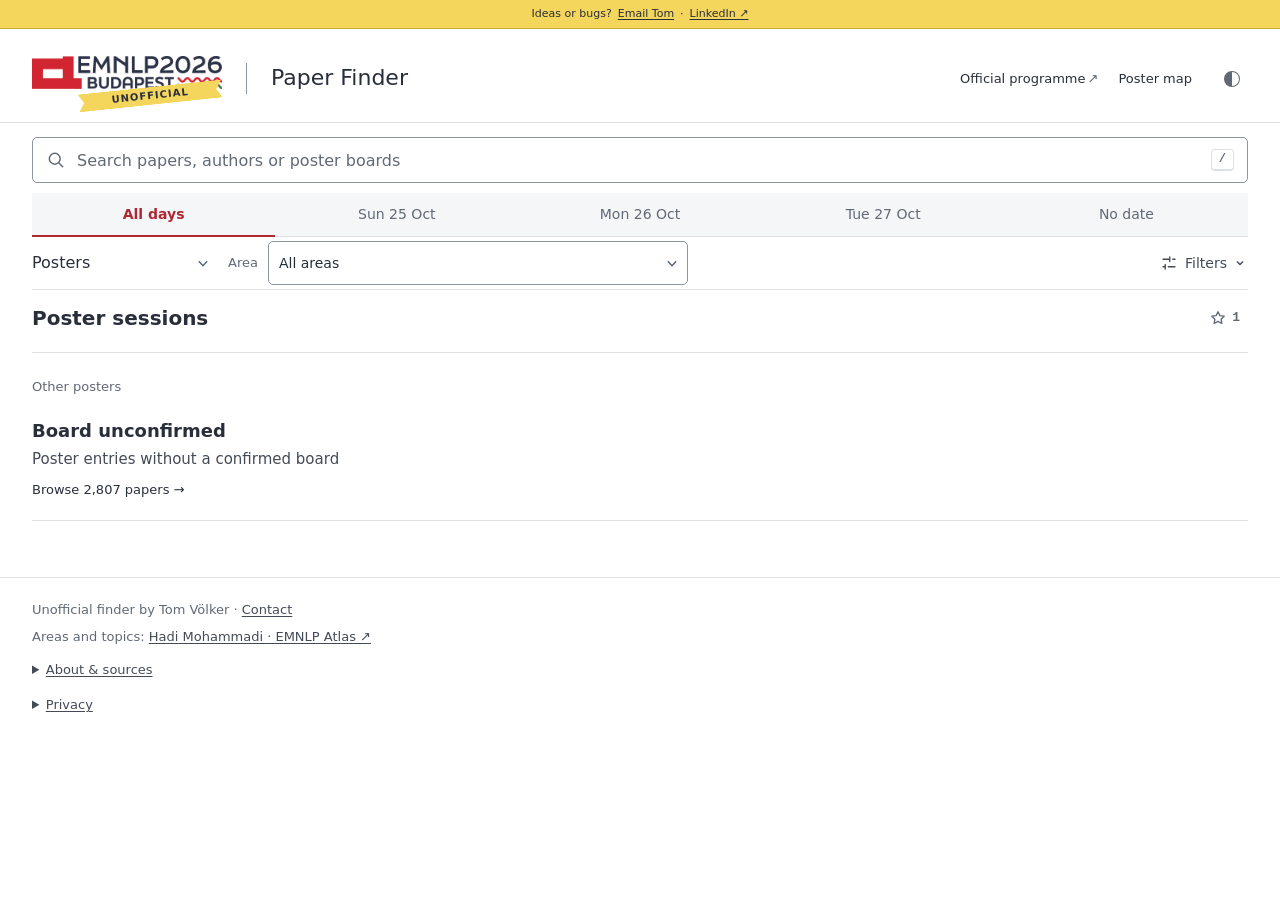
<file: index.html>
<!doctype html>
<html lang="en">
<head>
  <meta charset="utf-8">
  <meta name="viewport" content="width=device-width, initial-scale=1, viewport-fit=cover">
  <title>EMNLP 2026 Paper Finder · Unofficial Budapest schedule</title>
  <meta name="description" content="Unofficial, searchable schedule of EMNLP 2026 presentations in Budapest. Find papers by title, author, presenter, paper ID or topic and filter by day, track, format, attendance and room.">
  <meta name="theme-color" content="#ffffff">
  <meta name="color-scheme" content="light dark">
  <link rel="icon" href="favicon.png" type="image/png" sizes="128x128">
  <link rel="icon" href="favicon.svg" type="image/svg+xml" sizes="any">
  <script src="theme.js"></script>
  <link rel="modulepreload" href="vendor/katex-0.19.1/katex.mjs">
  <link rel="preload" href="data/papers.json" as="fetch" crossorigin>
  <link rel="stylesheet" href="vendor/katex-0.19.1/katex.min.css">
  <link rel="stylesheet" href="styles.css">
  <script src="app.js" type="module"></script>
  <script src="traffic.mjs" type="module"></script>
</head>
<body>
  <a class="skip-link" href="#results">Skip to results</a>
  <aside class="feedback-bar" aria-label="Feedback">Ideas or bugs? <a href="mailto:emnlp-finder@tomvoelker.de?subject=EMNLP%202026%20Paper%20Finder%20feedback" data-contact-link>Email Tom</a><span aria-hidden="true">·</span><a href="https://www.linkedin.com/in/tom-v%C3%B6lker-0485332b9/" target="_blank" rel="noopener noreferrer">LinkedIn ↗<span class="visually-hidden"> (opens in a new tab)</span></a></aside>

  <header class="masthead">
    <div class="wrap masthead__inner">
      <a class="brand" href="./" aria-label="Unofficial EMNLP 2026 Paper Finder">
        <span class="brand__identity">
          <img class="brand__logo" src="conference-logo.png" width="190" height="33" alt="EMNLP 2026 Budapest" fetchpriority="high">
          <span class="brand__ribbon">Unofficial</span>
        </span>
        <span class="brand__name">Paper Finder</span>
      </a>
      <div class="masthead__actions">
        <nav class="masthead__nav" aria-label="Conference links">
          <a href="https://2026.emnlp.org/program/" target="_blank" rel="noopener">Official programme<span class="ext" aria-hidden="true">↗</span><span class="visually-hidden"> (opens in a new tab)</span></a>
          <a href="poster-map/">Poster map</a>
        </nav>
        <!-- Theme icons: https://github.com/twbs/icons
The MIT License (MIT)

Copyright (c) 2019-2024 The Bootstrap Authors

Permission is hereby granted, free of charge, to any person obtaining a copy
of this software and associated documentation files (the "Software"), to deal
in the Software without restriction, including without limitation the rights
to use, copy, modify, merge, publish, distribute, sublicense, and/or sell
copies of the Software, and to permit persons to whom the Software is
furnished to do so, subject to the following conditions:

The above copyright notice and this permission notice shall be included in
all copies or substantial portions of the Software.

THE SOFTWARE IS PROVIDED "AS IS", WITHOUT WARRANTY OF ANY KIND, EXPRESS OR
IMPLIED, INCLUDING BUT NOT LIMITED TO THE WARRANTIES OF MERCHANTABILITY,
FITNESS FOR A PARTICULAR PURPOSE AND NONINFRINGEMENT. IN NO EVENT SHALL THE
AUTHORS OR COPYRIGHT HOLDERS BE LIABLE FOR ANY CLAIM, DAMAGES OR OTHER
LIABILITY, WHETHER IN AN ACTION OF CONTRACT, TORT OR OTHERWISE, ARISING FROM,
OUT OF OR IN CONNECTION WITH THE SOFTWARE OR THE USE OR OTHER DEALINGS IN
THE SOFTWARE.
        -->
        <button id="theme" class="theme-toggle" type="button" data-mode="auto" hidden aria-label="Theme: Auto">
          <svg class="theme-toggle__icon theme-toggle__icon--auto" viewBox="0 0 16 16" aria-hidden="true" focusable="false"><path d="M8 15A7 7 0 1 0 8 1zm0 1A8 8 0 1 1 8 0a8 8 0 0 1 0 16"/></svg>
          <svg class="theme-toggle__icon theme-toggle__icon--light" viewBox="0 0 16 16" aria-hidden="true" focusable="false"><path d="M8 11a3 3 0 1 1 0-6 3 3 0 0 1 0 6m0 1a4 4 0 1 0 0-8 4 4 0 0 0 0 8M8 0a.5.5 0 0 1 .5.5v2a.5.5 0 0 1-1 0v-2A.5.5 0 0 1 8 0m0 13a.5.5 0 0 1 .5.5v2a.5.5 0 0 1-1 0v-2A.5.5 0 0 1 8 13m8-5a.5.5 0 0 1-.5.5h-2a.5.5 0 0 1 0-1h2a.5.5 0 0 1 .5.5M3 8a.5.5 0 0 1-.5.5h-2a.5.5 0 0 1 0-1h2A.5.5 0 0 1 3 8m10.657-5.657a.5.5 0 0 1 0 .707l-1.414 1.415a.5.5 0 1 1-.707-.708l1.414-1.414a.5.5 0 0 1 .707 0m-9.193 9.193a.5.5 0 0 1 0 .707L3.05 13.657a.5.5 0 0 1-.707-.707l1.414-1.414a.5.5 0 0 1 .707 0m9.193 2.121a.5.5 0 0 1-.707 0l-1.414-1.414a.5.5 0 0 1 .707-.707l1.414 1.414a.5.5 0 0 1 0 .707M4.464 4.465a.5.5 0 0 1-.707 0L2.343 3.05a.5.5 0 1 1 .707-.707l1.414 1.414a.5.5 0 0 1 0 .708"/></svg>
          <svg class="theme-toggle__icon theme-toggle__icon--dark" viewBox="0 0 16 16" aria-hidden="true" focusable="false"><path d="M6 .278a.77.77 0 0 1 .08.858 7.2 7.2 0 0 0-.878 3.46c0 4.021 3.278 7.277 7.318 7.277q.792-.001 1.533-.16a.79.79 0 0 1 .81.316.73.73 0 0 1-.031.893A8.35 8.35 0 0 1 8.344 16C3.734 16 0 12.286 0 7.71 0 4.266 2.114 1.312 5.124.06A.75.75 0 0 1 6 .278M4.858 1.311A7.27 7.27 0 0 0 1.025 7.71c0 4.02 3.279 7.276 7.319 7.276a7.32 7.32 0 0 0 5.205-2.162q-.506.063-1.029.063c-4.61 0-8.343-3.714-8.343-8.29 0-1.167.242-2.278.681-3.286"/></svg>
        </button>
      </div>
    </div>
  </header>

  <main id="main">
    <div class="toolbar" id="toolbar">
      <div class="wrap toolbar__inner">
        <form class="search" id="search-form" role="search" action="./">
          <label class="visually-hidden" for="q">Search by title, author, presenter, paper ID, topic or board number</label>
          <svg class="search__icon icon" viewBox="0 0 24 24" aria-hidden="true" focusable="false"><path d="M10.5 4a6.5 6.5 0 1 1 0 13 6.5 6.5 0 0 1 0-13zM15.5 15.5 20 20"/></svg>
          <input class="search__input" id="q" name="q" type="search" placeholder="Search papers, authors or poster boards" autocomplete="off" autocapitalize="off" spellcheck="false" enterkeyhint="search" aria-describedby="search-hint">
          <kbd class="search__kbd" aria-hidden="true">/</kbd>
          <button class="search__clear" id="q-clear" type="button" hidden>
            <svg class="icon" viewBox="0 0 24 24" aria-hidden="true" focusable="false"><path d="M6 6l12 12M18 6 6 18"/></svg>
            <span class="visually-hidden">Clear search</span>
          </button>
          <p class="visually-hidden" id="search-hint">Results update as you type. All words must match. Press slash to jump here.</p>
        </form>
      </div>
    </div>

    <div class="wrap">
      <section class="author-profile" id="author-profile" aria-labelledby="author-name" hidden></section>
      <div class="day-nav" id="day" role="group" aria-label="Conference day"></div>
      <div class="presentation-controls">
        <div class="day-picker">
          <svg class="icon" viewBox="0 0 24 24" aria-hidden="true" focusable="false"><path d="M5 6h14v14H5zM5 10h14M9 3.5v4M15 3.5v4"/></svg>
          <label class="visually-hidden" for="day-select">Conference day</label>
          <select id="day-select" class="select"></select>
        </div>
        <div id="format-picker-slot"></div>
        <div id="area-picker-slot"></div>
        <button class="filters-toggle" id="filters-toggle" type="button" aria-controls="facets" aria-expanded="false">
          <svg class="icon" viewBox="0 0 24 24" aria-hidden="true" focusable="false"><path d="M4 7h9m4 0h3M4 17h3m4 0h9M13 4v6M7 14v6"/></svg>
          <span class="filters-toggle__label">Filters</span> <span class="filters-toggle__count" id="filters-count" hidden>0</span>
          <svg class="filters-toggle__chevron" viewBox="0 0 12 12" aria-hidden="true" focusable="false"><path d="m3 4.5 3 3 3-3"/></svg>
        </button>
      </div>
      <div class="filter-bar" id="facets" role="group" aria-label="Filter papers"></div>

      <section class="results" id="results" aria-labelledby="results-count" tabindex="-1">
        <div class="results__bar">
          <h2 class="results__count" id="results-count" tabindex="-1">Loading schedule…</h2>
          <div class="results__tools">
            <a class="browse-link" id="browse-link" href="?format=poster&amp;day=all" hidden>All sessions</a>
            <button class="pill" id="now-btn" type="button" aria-label="Jump to now" title="Jump to now" hidden>
              <svg class="icon" viewBox="0 0 24 24" aria-hidden="true" focusable="false"><path d="M12 3a9 9 0 1 1 0 18 9 9 0 0 1 0-18zM12 7.5V12l3 2"/></svg>
              <span class="now-label">Jump to now</span>
            </button>
            <button class="saved-toggle" id="saved-btn" type="button" aria-label="Saved papers" title="Saved papers" aria-pressed="false">
              <svg class="icon icon--star" viewBox="0 0 24 24" aria-hidden="true" focusable="false"><path d="M12 3.6l2.55 5.17 5.7.83-4.13 4.02.98 5.68L12 16.62 6.9 19.3l.98-5.68L3.75 9.6l5.7-.83z"/></svg>
              <span class="pill__count" id="saved-count">0</span>
            </button>
            <button class="pill pill--quiet" id="clear-all" type="button" hidden>Clear all</button>
          </div>
        </div>
        <div class="banner" id="shortlist-bar" hidden></div>
        <div class="banner" id="paper-banner" hidden></div>

        <div class="list" id="list" aria-busy="true">
          <ul class="papers papers--skeleton" aria-hidden="true">
            <li class="paper is-skeleton"><div class="paper__where"><i class="sk sk--s"></i></div><div class="paper__body"><i class="sk sk--l"></i><i class="sk sk--m"></i></div></li>
            <li class="paper is-skeleton"><div class="paper__where"><i class="sk sk--s"></i></div><div class="paper__body"><i class="sk sk--m"></i><i class="sk sk--s"></i></div></li>
            <li class="paper is-skeleton"><div class="paper__where"><i class="sk sk--s"></i></div><div class="paper__body"><i class="sk sk--l"></i><i class="sk sk--m"></i></div></li>
            <li class="paper is-skeleton"><div class="paper__where"><i class="sk sk--s"></i></div><div class="paper__body"><i class="sk sk--m"></i><i class="sk sk--s"></i></div></li>
          </ul>
          <noscript><p class="state">This finder needs JavaScript. See the official <a href="https://docs.google.com/spreadsheets/d/1aXGTy_7Xeh-OXIs3iJSbDpUsZ6YhbfA76b17kBZH0Yk/edit?gid=943432490">Author Presentations sheet</a> for presentation details.</p></noscript>
        </div>

        <p class="visually-hidden" id="live" role="status" aria-live="polite"></p>
      </section>
    </div>
  </main>

  <footer class="site-footer">
    <div class="wrap">
      <p>Unofficial finder by Tom Völker · <a href="mailto:emnlp-finder@tomvoelker.de?subject=EMNLP%202026%20Paper%20Finder%20feedback" data-contact-link>Contact</a></p>
      <p id="atlas-credit">Areas and topics: <a href="https://mohammadi.cv/emnlp/2026/atlas.html" target="_blank" rel="noopener">Hadi Mohammadi · EMNLP Atlas ↗</a></p>
      <details class="privacy-notice" id="about">
        <summary>About &amp; sources</summary>
        <div class="privacy-notice__content">
      <p>All times: Budapest, CET (UTC+1). Schedule updated <time data-updated datetime="2026-10-24">24 Oct 2026</time>.</p>
      <p>Areas combine the Atlas with 71 additional assignments reviewed from titles and available abstracts. They are inferred, not official acceptance tracks. Colours match the poster map. <a href="https://github.com/tomvoelker/acl-finder/blob/main/data/atlas/local-areas.json" target="_blank" rel="noopener">Assignment audit ↗</a></p>
      <p>Unofficial schedule from the <a href="https://docs.google.com/spreadsheets/d/1aXGTy_7Xeh-OXIs3iJSbDpUsZ6YhbfA76b17kBZH0Yk/edit?gid=943432490" data-source-link target="_blank" rel="noopener">Author Presentations sheet</a>. Author lists from <a href="https://aclanthology.org/events/emnlp-2026/" target="_blank" rel="noopener">ACL Anthology</a>; presenters are shown in bold. Check the <a href="https://2026.emnlp.org/program/" target="_blank" rel="noopener">official programme</a> for changes. Board numbers come from column L (Board #) of the Author Presentations sheet.</p>
      <p class="site-footer__credit">Made by Tom Völker · <a href="https://www.informatik.uni-wuerzburg.de/datascience/" target="_blank" rel="noopener">Data Science Chair, University of Würzburg</a>.</p>
          <p>Saved papers stay in this browser. Use Saved papers → Share list to open a snapshot on another device.</p>
        </div>
      </details>
      <details class="privacy-notice" id="privacy">
        <summary>Privacy</summary>
        <div class="privacy-notice__content">
          <h2>Privacy notice</h2>
          <p>Updated 25 October 2026. This independent finder is operated by Tom Völker, who is responsible for its data processing. Contact: <a href="mailto:emnlp-finder@tomvoelker.de" data-contact-link>emnlp-finder@tomvoelker.de</a>.</p>

          <h3>Hosting and technical requests</h3>
          <p>GitHub Pages hosts this site. Requests disclose technical information such as your IP address, requested URL, browser information and access time. GitHub logs IP addresses for security. Opening a shared search URL also sends that URL to the host. This processing serves the legitimate interest of providing and protecting the finder under Article 6(1)(f) GDPR. GitHub manages its security-log retention as described in its <a href="https://docs.github.com/en/site-policy/privacy-policies/github-general-privacy-statement" target="_blank" rel="noopener noreferrer">privacy statement</a>.</p>

          <h3>Usage statistics</h3>
          <p>Cloudflare Web Analytics measures visits, referrers, countries, browser and device types, and page performance. It uses no analytics cookies or browser storage and does not fingerprint individual visitors. Query strings are excluded from its reports. Cloudflare keeps unsampled beacon data for seven days, then samples it for longer-term storage. Reports cover the previous six months. See its <a href="https://developers.cloudflare.com/web-analytics/faq/" target="_blank" rel="noopener noreferrer">analytics FAQ</a>.</p>
          <p>A separate Cloudflare Worker counts searches, filter changes, author and paper links, shortlist actions, calendar exports, and external paper and contact links. It stores only an action category, count and timestamp for three months. These counts contain no search text, names, paper IDs, shortlist contents, email addresses or visitor identifiers. Worker request logging is disabled. Cloudflare still handles technical connection data to deliver and protect its services.</p>
          <p>The purpose is to understand usage and improve the finder. Where technical personal data is processed for this purpose, the basis is the legitimate interest in operating and improving the site under Article 6(1)(f) GDPR. Both analytics streams stay off when your browser signals Do Not Track or Global Privacy Control.</p>

          <h3>Browser storage and public programme data</h3>
          <p>Your shortlist and explicit theme choice stay in this browser’s local storage until you remove them or clear site data. They are not uploaded. If you choose Share list, the link contains the saved paper IDs in its fragment. Anyone with the link can open that snapshot. Opening it does not change their saved papers. Save on this device adds them locally. Search runs in your browser and its current state appears in the URL. Public paper, author and presenter information comes from the conference schedule, ACL Anthology and Underline. It remains available while this finder is online to help people find conference work, a legitimate interest under Article 6(1)(f) GDPR. Contact me for corrections or data-rights requests.</p>

          <h3>Email, external links and providers</h3>
          <p>Email contact is optional. Sending a message shares your address and message with the email services involved. I use it to answer your enquiry under Article 6(1)(f) GDPR and retain it only as long as needed to handle the enquiry and any applicable legal obligations. The LinkedIn icon is included in this page. LinkedIn receives no request from it until you follow the link.</p>
          <p>GitHub and Cloudflare may process technical data outside the EU/EEA, including in the US. Their policies describe transfer safeguards, including the EU–US Data Privacy Framework and standard contractual clauses: <a href="https://docs.github.com/en/site-policy/privacy-policies/github-general-privacy-statement#international-data-transfers" target="_blank" rel="noopener noreferrer">GitHub</a> and <a href="https://www.cloudflare.com/privacypolicy/" target="_blank" rel="noopener noreferrer">Cloudflare</a>.</p>

          <h3>Your rights</h3>
          <p>Where applicable, you can request access, correction, erasure, restriction or portability of personal data, and object to processing based on legitimate interests. Email the contact above. You may also complain to a <a href="https://www.edpb.europa.eu/about-edpb/our-members_en" target="_blank" rel="noopener noreferrer">data protection authority</a>, including in your country of residence or work. This finder makes no automated decisions about you.</p>
        </div>
      </details>
    </div>
  </footer>
</body>
</html>
</file>
<file: styles.css>
/* EMNLP 2026 Paper Finder: neutral surfaces and restrained conference red. */

:root {
  color-scheme: light;
  accent-color: var(--accent);
  --paper: #ffffff;
  --surface: #ffffff;
  --ink: #292e3b;
  --ink-2: #444b57;
  --muted: #616975;
  --rule: #dce0e5;
  --rule-soft: #f0f2f4;
  --control-rule: #8c949f;
  --accent: #ae2732;
  --accent-strong: #8c1e28;
  --accent-tint: #fcf0f1;
  --panel: #f5f6f8;
  --on-accent: #ffffff;
  --focus: #ae2732;
  --button: #ae2732;
  --button-hover: #8c1e28;
  --selected-ink: #ae2732;
  --search-border: #8c949f;
  --saved: #ae2732;
  --mark: #fbe1e3;
  --selection: #f6d6da;
  --teal: #00636b;
  --teal-tint: #ddf0ee;
  --amber: #4a3100;
  --amber-tint: #fcf1d8;
  --amber-rule: #c98a12;
  --shimmer: #fafbfc;
  --select-arrow: url("data:image/svg+xml,%3Csvg xmlns='http://www.w3.org/2000/svg' viewBox='0 0 12 8'%3E%3Cpath d='M1 1.5l5 5 5-5' fill='none' stroke='%23586478' stroke-width='1.8'/%3E%3C/svg%3E");
  --radius: 5px;
  --feedback-h: calc(29px + env(safe-area-inset-top));
  --toolbar-h: calc(96px + env(safe-area-inset-top));
  --font-ui: system-ui, -apple-system, "Segoe UI", "Source Sans 3", Roboto, "Helvetica Neue", Arial, sans-serif;
  --font-mono: ui-monospace, "SF Mono", SFMono-Regular, "JetBrains Mono", Menlo, Consolas, "Liberation Mono", monospace;
}

:root[data-theme="dark"] {
  color-scheme: dark;
  --paper: #191a1e;
  --surface: #202227;
  --ink: #eeeef1;
  --ink-2: #c7c9d0;
  --muted: #a4a8b2;
  --rule: #383b44;
  --rule-soft: #282a31;
  --control-rule: #757b87;
  --accent: #f097a0;
  --accent-strong: #ffbec4;
  --accent-tint: #39282e;
  --panel: #24262c;
  --on-accent: #23181b;
  --focus: #f097a0;
  --button: #f097a0;
  --button-hover: #ffbec4;
  --selected-ink: #f7adb5;
  --search-border: #757b87;
  --saved: #f097a0;
  --mark: #58323b;
  --selection: #633744;
  --teal: #5cc8be;
  --teal-tint: #10302f;
  --amber: #f2deb0;
  --amber-tint: #2a2111;
  --amber-rule: #d9a73c;
  --shimmer: #30333b;
  --select-arrow: url("data:image/svg+xml,%3Csvg xmlns='http://www.w3.org/2000/svg' viewBox='0 0 12 8'%3E%3Cpath d='M1 1.5l5 5 5-5' fill='none' stroke='%23acb9ce' stroke-width='1.8'/%3E%3C/svg%3E");
}

*, *::before, *::after { box-sizing: border-box; }
html { -webkit-text-size-adjust: 100%; text-size-adjust: 100%; }
body {
  margin: 0;
  background: var(--paper);
  color: var(--ink);
  font: 400 1rem/1.5 var(--font-ui);
  -webkit-font-smoothing: antialiased;
}
[hidden] { display: none !important; }
h1, h2, h3, h4, p { margin: 0; }
::selection { background: var(--selection); }
a { color: inherit; text-decoration-thickness: 1px; text-underline-offset: .18em; }
a:hover { color: var(--accent-strong); }
button, input, select { font: inherit; color: inherit; }
button { cursor: pointer; }
:focus-visible { outline: 3px solid var(--focus); outline-offset: 2px; border-radius: 3px; }
[tabindex="-1"]:focus:not(:focus-visible) { outline: none; }
abbr[title] { text-decoration: none; cursor: help; }

.visually-hidden {
  position: absolute !important; width: 1px; height: 1px; padding: 0; margin: -1px;
  overflow: hidden; clip: rect(0 0 0 0); white-space: nowrap; border: 0;
}
.wrap { width: 100%; max-width: 1320px; margin-inline: auto; padding-inline: max(16px, min(3vw, 32px)); }
.skip-link {
  position: absolute; left: 12px; top: -100px; z-index: 100;
  padding: 10px 14px; border-radius: var(--radius);
  background: var(--ink); color: var(--paper); font-weight: 600;
}
.skip-link:focus { top: 12px; }

.icon {
  width: 18px; height: 18px; flex: none;
  fill: none; stroke: currentColor; stroke-width: 1.8; stroke-linecap: round; stroke-linejoin: round;
}

/* ---------- Masthead ---------- */
.feedback-bar { position: sticky; top: 0; z-index: 30; display: flex; align-items: center; justify-content: center; gap: 6px; padding: calc(2px + env(safe-area-inset-top)) 10px 2px; background: #f5d65c; border-bottom: 1px solid #c9ae37; color: #292e3b; font-size: 11px; line-height: 20px; }
.feedback-bar a { display: inline-flex; align-items: center; min-height: 24px; color: inherit; text-underline-offset: 2px; }
.feedback-bar a:hover { color: #8c1e28; }
.feedback-bar a:focus-visible { outline-color: #292e3b; }
.masthead { background: var(--surface); border-bottom: 1px solid var(--rule); }
.masthead__inner {
  display: flex; flex-wrap: wrap; align-items: center; justify-content: space-between;
  gap: 16px 24px; padding-block: 22px 16px;
}
.brand { display: flex; align-items: center; gap: 24px; color: var(--ink); text-decoration: none; }
.brand:hover { color: var(--ink); }
.brand__identity {
  --brand-width: 190px;
  position: relative; display: block; width: var(--brand-width); flex: none;
  padding-block: 5px 17px;
}
.brand__logo { display: block; width: 100%; height: auto; }
.brand__ribbon {
  position: absolute; left: 24%; bottom: 1px; width: 76%; padding: 4px 12px;
  color: #292e3b; background: #f5d65c; text-align: center;
  font-size: .625rem; font-weight: 800; line-height: 1; letter-spacing: .1em; text-transform: uppercase;
  transform: rotate(-6deg);
  clip-path: polygon(0 0, 100% 0, 96% 50%, 100% 100%, 0 100%, 4% 50%);
}
:root[data-theme="dark"] .brand__logo { filter: brightness(0) invert(1); }
.brand__name { padding-left: 24px; border-left: 1px solid var(--control-rule); font: 500 1.375rem/1.4 var(--font-ui); white-space: nowrap; }
.masthead__actions { display: flex; flex-wrap: wrap; align-items: center; gap: 16px 24px; }
.masthead__nav { display: flex; flex-wrap: wrap; align-items: center; gap: 2px 20px; font-size: .8125rem; font-weight: 500; }
.masthead__nav a { padding: 6px 0; text-decoration: none; }
.masthead__nav a:hover { color: var(--accent); }
.theme-toggle {
  display: inline-flex; align-items: center; justify-content: center;
  width: 32px; height: 32px; padding: 8px; flex: none;
  color: var(--muted); background: none; border: 0; border-radius: var(--radius);
}
.theme-toggle:hover { color: var(--accent); background: var(--rule-soft); }
.theme-toggle[hidden] { display: inline-flex !important; visibility: hidden; }
.theme-toggle__icon { display: none; flex: none; width: 16px; height: 16px; fill: currentColor; }
.theme-toggle[data-mode="auto"] .theme-toggle__icon--auto,
.theme-toggle[data-mode="light"] .theme-toggle__icon--light,
.theme-toggle[data-mode="dark"] .theme-toggle__icon--dark { display: block; }
.ext { margin-left: 2px; font-weight: 400; color: var(--muted); }


/* ---------- Buttons ---------- */
.btn {
  display: inline-flex; align-items: center; justify-content: center; gap: 7px;
  min-height: 40px; padding: 8px 14px;
  font-size: .875rem; font-weight: 600; line-height: 1.2; text-decoration: none;
  color: var(--accent); background: var(--surface);
  border: 1.5px solid var(--accent); border-radius: var(--radius);
}
.btn:hover { color: var(--accent-strong); background: var(--accent-tint); }
.btn--ink { color: var(--on-accent); background: var(--button); border-color: var(--button); }
.btn--ink:hover { color: var(--on-accent); background: var(--button-hover); border-color: var(--button-hover); }
.btn--small { min-height: 34px; padding: 5px 11px; font-size: .8125rem; }

.pill {
  display: inline-flex; align-items: center; gap: 6px;
  min-height: 34px; padding: 6px 12px;
  font-size: .8125rem; font-weight: 600; line-height: 1;
  color: var(--ink); background: var(--surface);
  border: 1px solid var(--control-rule); border-radius: var(--radius);
}
.pill:hover { border-color: var(--accent); }
.pill .icon { width: 16px; height: 16px; }
.pill__count { font-family: var(--font-mono); font-weight: 600; color: var(--muted); }
.pill[aria-pressed="true"] { background: var(--accent-tint); border-color: var(--accent); color: var(--selected-ink); }
.pill[aria-pressed="true"] .icon--star { color: var(--saved); fill: currentColor; }
.pill[aria-pressed="true"] .pill__count { color: var(--selected-ink); }
.pill--quiet { border-color: transparent; background: none; text-decoration: underline; text-underline-offset: .2em; }
.pill--quiet:hover { border-color: transparent; color: var(--accent-strong); }
#now-btn:hover { color: var(--accent); background: var(--accent-tint); }

/* ---------- Sticky toolbar ---------- */
.toolbar {
  position: sticky; top: var(--feedback-h); z-index: 20;
  margin-top: 0;
  background: var(--paper);
}
.toolbar__inner { padding-block: 14px 10px; }
.search { position: relative; display: flex; align-items: center; }
.search__icon { position: absolute; left: 14px; width: 20px; height: 20px; color: var(--muted); pointer-events: none; }
.search__input {
  width: 100%; height: 46px; padding: 0 52px 0 44px;
  font-size: 1rem; font-weight: 400;
  color: var(--ink); background: var(--surface);
  border: 1px solid var(--search-border); border-radius: var(--radius);
  -webkit-appearance: none; appearance: none;
}
.search__input::placeholder { color: var(--muted); opacity: 1; font-weight: 400; }
.search__input::-webkit-search-cancel-button,
.search__input::-webkit-search-decoration { -webkit-appearance: none; appearance: none; }
.search__input:focus { outline: 3px solid var(--focus); outline-offset: 2px; }
.search__kbd {
  position: absolute; right: 14px; padding: 1px 7px;
  font: 600 .75rem/1.4 var(--font-mono); color: var(--muted);
  border: 1px solid var(--rule); border-bottom-width: 2px; border-radius: 4px; background: var(--paper);
  pointer-events: none;
}
.search__input:focus ~ .search__kbd, .search__input:not(:placeholder-shown) ~ .search__kbd { display: none; }
.search__clear {
  position: absolute; right: 6px; display: grid; place-items: center;
  width: 40px; height: 40px; border: 0; border-radius: 50%; background: none; color: var(--ink-2);
}
.search__clear:hover { background: var(--rule-soft); }

/* ---------- Filters ---------- */
.author-profile {
  display: flex; flex-wrap: wrap; justify-content: space-between; align-items: center; gap: 16px;
  padding-block: 16px 24px; scroll-margin-top: calc(var(--toolbar-h) + 12px);
}
.author-profile__heading { min-width: 0; }
.author-profile__label { margin-bottom: 4px; font-size: .75rem; font-weight: 600; color: var(--muted); }
.author-profile h1 { font-size: clamp(1.375rem, 3vw, 1.75rem); line-height: 1.3; overflow-wrap: anywhere; }
.author-profile__meta { margin-top: 6px; font-size: .875rem; color: var(--muted); }
.author-link { text-decoration: none; }
.author-link:hover { color: var(--accent); text-decoration-color: currentColor; }
.day-nav { display: flex; min-height: 44px; border-bottom: 1px solid var(--rule); background: var(--panel); }
.day-nav:empty { visibility: hidden; }
.day-nav__button {
  flex: 1; min-width: 0; min-height: 44px; padding: 10px 8px;
  font-size: .875rem; color: var(--muted); background: none;
  border: 0; border-bottom: 2px solid transparent; margin-bottom: -1px;
}
.day-nav__button:hover { color: var(--ink); background: var(--rule-soft); }
.day-nav__button[aria-pressed="true"] { color: var(--accent); border-bottom-color: var(--accent); font-weight: 600; }
.day-nav__button:focus-visible { outline-offset: -3px; }
.presentation-controls { display: flex; align-items: center; justify-content: space-between; gap: 16px; margin-bottom: 8px; padding-block: 4px; border-bottom: 1px solid var(--rule); }
.day-picker { display: none; }
.format-picker, #format-picker-slot { width: 180px; }
#format-picker-slot, #area-picker-slot { min-height: 44px; }
.area-picker, #area-picker-slot { display: flex; flex: 1; align-items: center; gap: 10px; min-width: 0; max-width: 460px; margin-right: auto; }
.area-picker label { color: var(--muted); font-size: .8125rem; }
.area-picker .select { min-width: 0; height: 44px; }
.area-picker .select:has(option:checked:not([value=""])) { border-color: var(--accent); color: var(--selected-ink); background-color: var(--accent-tint); }
.format-picker .select { height: 44px; padding-left: 0; border: 0; font-size: 1rem; font-weight: 500; background-color: transparent; background-position: right 4px center; }
.filters-toggle { display: inline-flex; align-items: center; justify-content: center; flex: none; gap: 7px; min-height: 44px; padding: 0 2px 0 8px; border: 0; border-radius: var(--radius); color: var(--ink-2); background: none; font-size: .875rem; font-weight: 500; }
.filters-toggle:hover, .filters-toggle[aria-expanded="true"] { color: var(--accent); }
.filters-toggle__count { min-width: 18px; height: 18px; padding-inline: 4px; border-radius: 9px; font-size: .6875rem; line-height: 18px; background: var(--accent-tint); color: var(--selected-ink); }
.filters-toggle__chevron { width: 12px; height: 12px; fill: none; stroke: currentColor; stroke-width: 1.5; }
.filters-toggle[aria-expanded="true"] .filters-toggle__chevron { transform: rotate(180deg); }
.filter-bar { display: none; }
.filter-bar.is-expanded { display: grid; grid-template-columns: repeat(4, minmax(0, 1fr)); gap: 12px; margin-bottom: 12px; padding: 12px; background: var(--panel); border: 1px solid var(--rule); border-radius: var(--radius); }
.facet { min-width: 0; }
.facet__label { display: block; margin-bottom: 4px; font-size: .75rem; font-weight: 600; color: var(--muted); }
.select {
  width: 100%; height: 38px; padding: 0 28px 0 10px;
  font-size: .875rem; color: var(--ink); text-overflow: ellipsis;
  background: var(--surface) var(--select-arrow) no-repeat right 10px center / 10px;
  border: 1px solid var(--control-rule); border-radius: var(--radius);
  -webkit-appearance: none; appearance: none;
}
.select:hover { border-color: var(--accent); }
.select option { background: var(--surface); color: var(--ink); }
.facet .select:has(option:checked:not([value=""]):not([value="all"])) { border-color: var(--accent); background-color: var(--accent-tint); color: var(--selected-ink); font-weight: 600; }

/* ---------- Results header ---------- */
.results { min-width: 0; scroll-margin-top: calc(var(--toolbar-h) + 8px); }
.results:focus { outline: none; }
.results__bar {
  display: flex; flex-wrap: wrap; align-items: center; justify-content: space-between;
  gap: 10px 16px; padding-bottom: 14px; border-bottom: 1px solid var(--rule);
}
.results__count { font: 650 1.25rem/1.2 var(--font-ui); color: var(--ink); }
.results__num { font-variant-numeric: lining-nums tabular-nums; }
.results__of { font: 500 .875rem var(--font-ui); color: var(--muted); letter-spacing: 0; }
.results__tools { display: flex; flex-wrap: wrap; gap: 6px; }
.browse-link { align-self: center; padding: 10px 6px; font-size: .8125rem; color: var(--muted); text-decoration: none; }
.browse-link:hover { color: var(--accent); }
.saved-toggle { display: inline-flex; align-items: center; justify-content: center; gap: 5px; min-width: 44px; min-height: 40px; padding: 8px; border: 0; border-radius: var(--radius); color: var(--muted); background: none; font-size: .8125rem; }
.saved-toggle:hover, .saved-toggle[aria-pressed="true"] { color: var(--accent); background: var(--accent-tint); }
.saved-toggle[aria-pressed="true"] .icon { fill: currentColor; }
.poster-sessions { padding-bottom: 16px; }
.poster-sessions__day { margin-top: 24px; padding-bottom: 4px; font-size: .8125rem; color: var(--muted); font-weight: 500; }
.poster-session { padding: 16px 0 20px; border-bottom: 1px solid var(--rule); }
.poster-session h4 { display: flex; align-items: center; gap: 12px; font-size: 1.125rem; font-weight: 600; }
.poster-session h4 a { text-decoration: none; }
.poster-session__time { margin-top: 4px; font-size: .9375rem; color: var(--ink-2); font-variant-numeric: tabular-nums; }
.poster-session__links { display: flex; flex-wrap: wrap; gap: 8px 24px; margin-top: 10px; font-size: .8125rem; }
.poster-session__links a { text-decoration: none; }
.poster-session__links a:last-child:not(:first-child) { color: var(--muted); }
.pagination { display: flex; align-items: center; flex-wrap: wrap; gap: 8px; padding-block: 20px; font-size: .8125rem; color: var(--muted); }
.pagination p { margin-right: auto; }
.pagination button:disabled { opacity: .4; cursor: default; }
.paper__details > summary { cursor: pointer; text-decoration: underline; text-decoration-color: var(--rule); text-underline-offset: .2em; }
.paper__details[open] { flex-basis: 100%; }
.paper__details-body { margin-top: 8px; padding: 10px 12px; background: var(--panel); color: var(--ink-2); font-size: .8125rem; }
.paper__details-body p + p { margin-top: 5px; }

.banner {
  display: flex; flex-wrap: wrap; align-items: center; gap: 8px 14px;
  margin-top: 12px; padding: 10px 14px;
  font-size: .875rem; color: var(--ink-2);
  background: var(--panel); border-left: 3px solid var(--accent);
}
.banner p { flex: 1 1 260px; }
.saved-share { font-size: .8125rem; }
.saved-share > summary { padding: 9px 11px; cursor: pointer; border: 1px solid var(--control-rule); border-radius: var(--radius); color: var(--ink); }
.saved-share[open] { flex: 1 1 100%; }
.saved-share[open] > summary { width: fit-content; }
.saved-share__body { display: grid; gap: 10px; padding-top: 12px; }
.saved-share__url { min-width: 0; height: 44px; font-size: 1rem; background-image: none; padding-inline: 10px; }
.saved-share__actions { display: flex; flex-wrap: wrap; gap: 8px; }
.saved-share__body p, .shared-list__missing { font-size: .8125rem; color: var(--muted); }

/* ---------- Programme list ---------- */
.session { border-bottom: 1px solid var(--rule); scroll-margin-top: var(--toolbar-h); }
.session__header {
  display: flex; align-items: center; gap: 10px; padding: 14px 0;
  list-style: none; cursor: pointer; background: var(--paper);
}
.session__header::-webkit-details-marker { display: none; }
.session__header::before {
  content: ""; flex: none; width: 8px; height: 8px; margin: 0 4px 0 2px;
  border-right: 2px solid var(--muted); border-bottom: 2px solid var(--muted); transform: rotate(-45deg);
}
.session[open] > .session__header {
  position: sticky; top: var(--toolbar-h); z-index: 10;
  border-bottom: 1px solid var(--rule); background: var(--panel);
  margin-inline: -12px; padding-inline: 12px;
}
.session[open] > .session__header::before { transform: rotate(45deg); border-color: var(--accent); }
.session__header:hover { color: var(--accent-strong); }
.session__title { display: flex; flex-wrap: wrap; align-items: baseline; gap: 4px 14px; font-size: .9375rem; font-weight: 600; }
.session__topic { flex-basis: 100%; font-size: .9375rem; font-weight: 600; color: var(--ink); }
.session__room { font-weight: 600; color: var(--accent); }
.session__date { color: var(--muted); }
.session__time { font-size: .875rem; font-variant-numeric: tabular-nums; color: var(--muted); }
.session__zone { margin-left: -9px; font-size: .6875rem; color: var(--muted); }
.session__name { font-weight: 500; }
.session__count { flex: none; margin-left: auto; font-size: .8125rem; font-variant-numeric: tabular-nums; color: var(--muted); }
.session .paper:last-child { border-bottom: 0; }
.papers { margin: 0; padding: 0; list-style: none; }
.paper {
  display: grid; grid-template-columns: minmax(0, 1fr) 40px; grid-template-areas: "where star" "body body";
  gap: 8px 12px; padding: 20px 0; border-bottom: 1px solid var(--rule); scroll-margin-top: calc(var(--toolbar-h) + 12px);
}
.paper__where { grid-area: where; display: flex; flex-wrap: wrap; align-items: baseline; gap: 4px 12px; font-size: .8125rem; color: var(--muted); }
.paper__slot-type { color: var(--ink-2); font-weight: 600; }
.paper__date { font-size: .8125rem; font-weight: 500; }
.paper__time { font: 500 .8125rem/1.5 var(--font-ui); font-variant-numeric: tabular-nums; white-space: nowrap; }
.paper__time abbr { font: 500 .6875rem var(--font-ui); color: var(--muted); }
.paper__room { color: var(--muted); }
.paper__board { display: inline-flex; align-items: center; min-height: 32px; padding: 3px 8px; border: 1px solid var(--rule); border-radius: var(--radius); background: var(--accent-tint); color: var(--accent-strong); font-weight: 600; text-decoration: none; }
.paper__board:hover { border-color: currentColor; }
.paper__board-warning { color: var(--amber); font-weight: 600; }


.paper__body { grid-area: body; min-width: 0; }
.paper__title { font: 600 1.0625rem/1.4 var(--font-ui); color: var(--ink); text-wrap: pretty; overflow-wrap: anywhere; }
.paper__title .katex { font-size: 1em; }
.paper__title a { text-decoration: none; }
.paper__title a:hover { text-decoration-color: currentColor; }
.paper__people { margin-top: 5px; font-size: .875rem; color: var(--ink-2); overflow-wrap: anywhere; }
.paper__label {
  margin-right: 6px; font-size: .6875rem; font-weight: 700; letter-spacing: .08em; text-transform: uppercase; color: var(--muted);
}
.paper__aside, .is-missing { color: var(--muted); }
.paper__people strong { font-weight: 700; color: var(--ink); }
.paper__people .is-missing { font-style: italic; }
.paper__meta {
  display: flex; flex-wrap: wrap; align-items: baseline; gap: 2px 14px; margin-top: 8px;
  font: 500 .8125rem/1.5 var(--font-ui); font-variant-numeric: tabular-nums; color: var(--muted);
}
.paper__meta a, .linkish {
  padding: 0; border: 0; background: none;
  font: inherit; color: var(--muted); text-decoration: underline; text-decoration-color: var(--rule); text-underline-offset: .2em;
}
.paper__meta > a, .paper__meta > .linkish { display: inline-flex; align-items: center; min-height: 32px; }
.paper__meta .paper__details > summary { padding-block: 6px; }
.paper__meta a:hover, .linkish:hover { color: var(--accent-strong); text-decoration-color: currentColor; }
.atlas-area { display: inline-flex; align-items: center; gap: 6px; max-width: 100%; min-height: 32px; padding: 0; border: 0; background: none; color: var(--ink-2); font: inherit; text-align: left; }
.atlas-area:hover { color: var(--accent-strong); text-decoration: underline; text-underline-offset: .2em; }
.atlas-swatch { width: 11px; height: 11px; flex: none; border: 1px solid var(--muted); border-radius: 3px; }
.paper__default-save { margin-top: 6px; font-size: .75rem; color: var(--muted); }
.paper.is-inactive .paper__title { color: var(--ink-2); }

.flag {
  display: inline-block; padding: 3px 9px;
  font-size: .75rem; font-weight: 600; line-height: 1.3;
  color: var(--ink-2); background: var(--rule-soft); border-radius: 3px;
}
.flag--accent { color: var(--selected-ink); background: var(--accent-tint); }

.note {
  margin-top: 10px; padding: 8px 12px;
  font-size: .8125rem; line-height: 1.45;
  color: var(--amber); background: var(--amber-tint);
  border-left: 3px solid var(--amber-rule); border-radius: 0;
}
.note strong { font-weight: 700; }
.note a { font-weight: 600; white-space: nowrap; }
.note--muted { color: var(--ink-2); background: var(--rule-soft); border-left-color: var(--rule); }

.star {
  grid-area: star; justify-self: end;
  display: grid; place-items: center; width: 44px; height: 44px; margin-top: -6px;
  color: var(--muted); background: none; border: 0; border-radius: 50%;
}
.star:hover { color: var(--saved); background: var(--rule-soft); }
.star .icon { width: 22px; height: 22px; stroke-width: 1.6; }
.star[aria-pressed="true"] { color: var(--saved); }
.star[aria-pressed="true"] .icon { fill: currentColor; }

mark {
  padding: 0 1px; color: inherit; background: var(--mark);
  border-radius: 2px;
}


/* ---------- States ---------- */
.state { max-width: 560px; padding: 36px 0 12px; }
.state h3 { margin-bottom: 8px; font: 700 1.25rem/1.25 var(--font-ui); color: var(--accent); }
.state p { color: var(--ink-2); }
.state__actions { display: flex; flex-wrap: wrap; gap: 8px; margin-top: 16px; }
.state__detail { margin-top: 12px; font: .75rem var(--font-mono); color: var(--muted) !important; }

.papers--skeleton { margin-top: 22px; }
.is-skeleton { border-bottom-color: var(--rule-soft); }
.sk {
  display: block; height: 12px; margin-bottom: 9px; border-radius: 3px;
  background: linear-gradient(90deg, var(--rule-soft) 25%, var(--shimmer) 50%, var(--rule-soft) 75%);
  background-size: 200% 100%;
  animation: shimmer 1.4s ease-in-out infinite;
}
.sk--s { width: 40%; } .sk--m { width: 55%; } .sk--l { width: 85%; height: 15px; }
@keyframes shimmer { from { background-position: 100% 0; } to { background-position: -100% 0; } }

/* ---------- Footer ---------- */
.site-footer { margin-top: 40px; padding-block: 22px 32px; border-top: 1px solid var(--rule); font-size: .8125rem; color: var(--muted); }
.site-footer a { color: var(--ink-2); }
.site-footer a:hover { color: var(--accent-strong); }
.site-footer p + p { margin-top: 8px; }
.privacy-notice { margin-top: 10px; }
.privacy-notice > summary { width: fit-content; padding-block: 3px; color: var(--ink-2); cursor: pointer; text-decoration: underline; text-underline-offset: .18em; }
.privacy-notice > summary:hover { color: var(--accent-strong); }
.privacy-notice__content { max-width: 78ch; margin-top: 16px; color: var(--ink-2); overflow-wrap: anywhere; }
.privacy-notice__content h2 { font-size: 1.125rem; color: var(--ink); }
.privacy-notice__content h3 { margin-top: 18px; font-size: .875rem; color: var(--ink); }
.privacy-notice__content h2 + p, .privacy-notice__content h3 + p { margin-top: 6px; }


/* ---------- Responsive ---------- */
@media (max-width: 959px) {
  .filter-bar.is-expanded { grid-template-columns: repeat(2, minmax(0, 1fr)); }
}

@media (max-width: 639px) {
  .masthead__inner { display: grid; grid-template-columns: minmax(0, 1fr) auto; padding-block: 14px 10px; gap: 12px; }
  .brand__identity { --brand-width: 140px; }
  .brand__ribbon { left: 12%; width: 88%; }
  .brand { gap: 12px; flex-wrap: wrap; }
  .brand__name { font-size: 1.0625rem; }
  .brand__name { padding-left: 12px; }
  .masthead__actions { display: contents; }
  .theme-toggle { grid-column: 2; grid-row: 1; width: 40px; height: 40px; padding: 12px; }
  .masthead__nav { grid-column: 1 / -1; grid-row: 2; gap: 0 18px; font-size: .8125rem; }
  .toolbar { margin-top: 0; }
  .search__input { font-size: 1rem; }
  .search__kbd { display: none; }
  .day-nav, .now-label { display: none; }
  .presentation-controls { flex-wrap: wrap; gap: 6px 8px; }
  .area-picker, #area-picker-slot { order: 1; flex-basis: 100%; max-width: none; padding-bottom: 4px; }
  #area-picker-slot { min-height: 48px; }
  .day-picker { display: flex; align-items: center; flex: 1; min-width: 0; gap: 8px; color: var(--muted); }
  .day-picker .select { width: 100%; height: 44px; padding-left: 0; border: 0; font-size: 1rem; font-weight: 500; background-color: transparent; background-position: right 4px center; }
  .format-picker, #format-picker-slot { flex: none; width: 104px; }
  .filter-bar.is-expanded { grid-template-columns: repeat(2, minmax(0, 1fr)); }
  .facet .select { height: 44px; font-size: 1rem; }
  .results__count { font-size: 1rem; }
  .results__of { position: absolute; width: 1px; height: 1px; overflow: hidden; clip: rect(0 0 0 0); white-space: nowrap; }
  #now-btn { width: 40px; justify-content: center; }
  .results__bar { gap: 8px; }
  .author-profile .btn { min-height: 44px; }
  .results__tools { gap: 4px; }
  .pill { min-height: 40px; padding-inline: 7px; font-size: .75rem; gap: 5px; }
  .session__header { gap: 8px; padding-block: 9px; }
  .session__title { gap: 3px 10px; font-size: .8125rem; }
  .session__topic { font-size: .875rem; }
  .session__zone { margin-left: -6px; }
  .session__count { font-size: .75rem; }
  .paper { grid-template-columns: minmax(0, 1fr) 40px; grid-template-areas: "where star" "body body"; gap: 8px; padding: 12px 0; }
  .paper__where { flex-direction: row; flex-wrap: wrap; align-items: baseline; gap: 3px 10px; padding-top: 0; }
  .star { width: 40px; height: 40px; margin: -6px -6px 0 0; }
  .paper__title { font-size: 1rem; }
  .paper__people { font-size: .875rem; }
}

@media (max-width: 359px) {
  .filters-toggle__label { position: absolute; width: 1px; height: 1px; overflow: hidden; clip: rect(0 0 0 0); white-space: nowrap; }
  .brand__identity { --brand-width: 120px; }
  .brand { gap: 8px; }
  .brand__name { padding-left: 0; border-left: 0; }
}

@media (prefers-reduced-motion: reduce) {
  *, *::before, *::after { animation: none !important; transition: none !important; scroll-behavior: auto !important; }
}

@media print {
  .toolbar, .day-nav, .presentation-controls, .filter-bar, .star, .pagination, .results__tools, .skip-link, .theme-toggle, .theme-toggle[hidden], .masthead__nav, .feedback-bar { display: none !important; }
  .session[open] > .session__header { position: static; }
  :root, :root[data-theme="dark"] {
    color-scheme: light; --paper: #fff; --surface: #fff; --ink: #141c2e; --ink-2: #3a4357; --muted: #5a6172;
    --accent: #ae2732; --accent-strong: #8c1e28; --accent-tint: #fcf0f1; --selected-ink: #ae2732;
    --rule: #dce0e5; --rule-soft: #f0f2f4; --panel: #f5f6f8;
    --teal: #00636b; --teal-tint: #ddf0ee; --amber: #4a3100; --amber-tint: #fcf1d8; --amber-rule: #c98a12;
    --button: #ae2732; --on-accent: #fff; --saved: #ae2732; --mark: #fbe1e3;
  }
  body { background: #fff; }
  .masthead { background: #fff; color: #142344; border-bottom: 1px solid var(--rule); }
  .brand { color: #292e3b; }
  :root[data-theme="dark"] .brand__logo { filter: none; }
}
</file>
